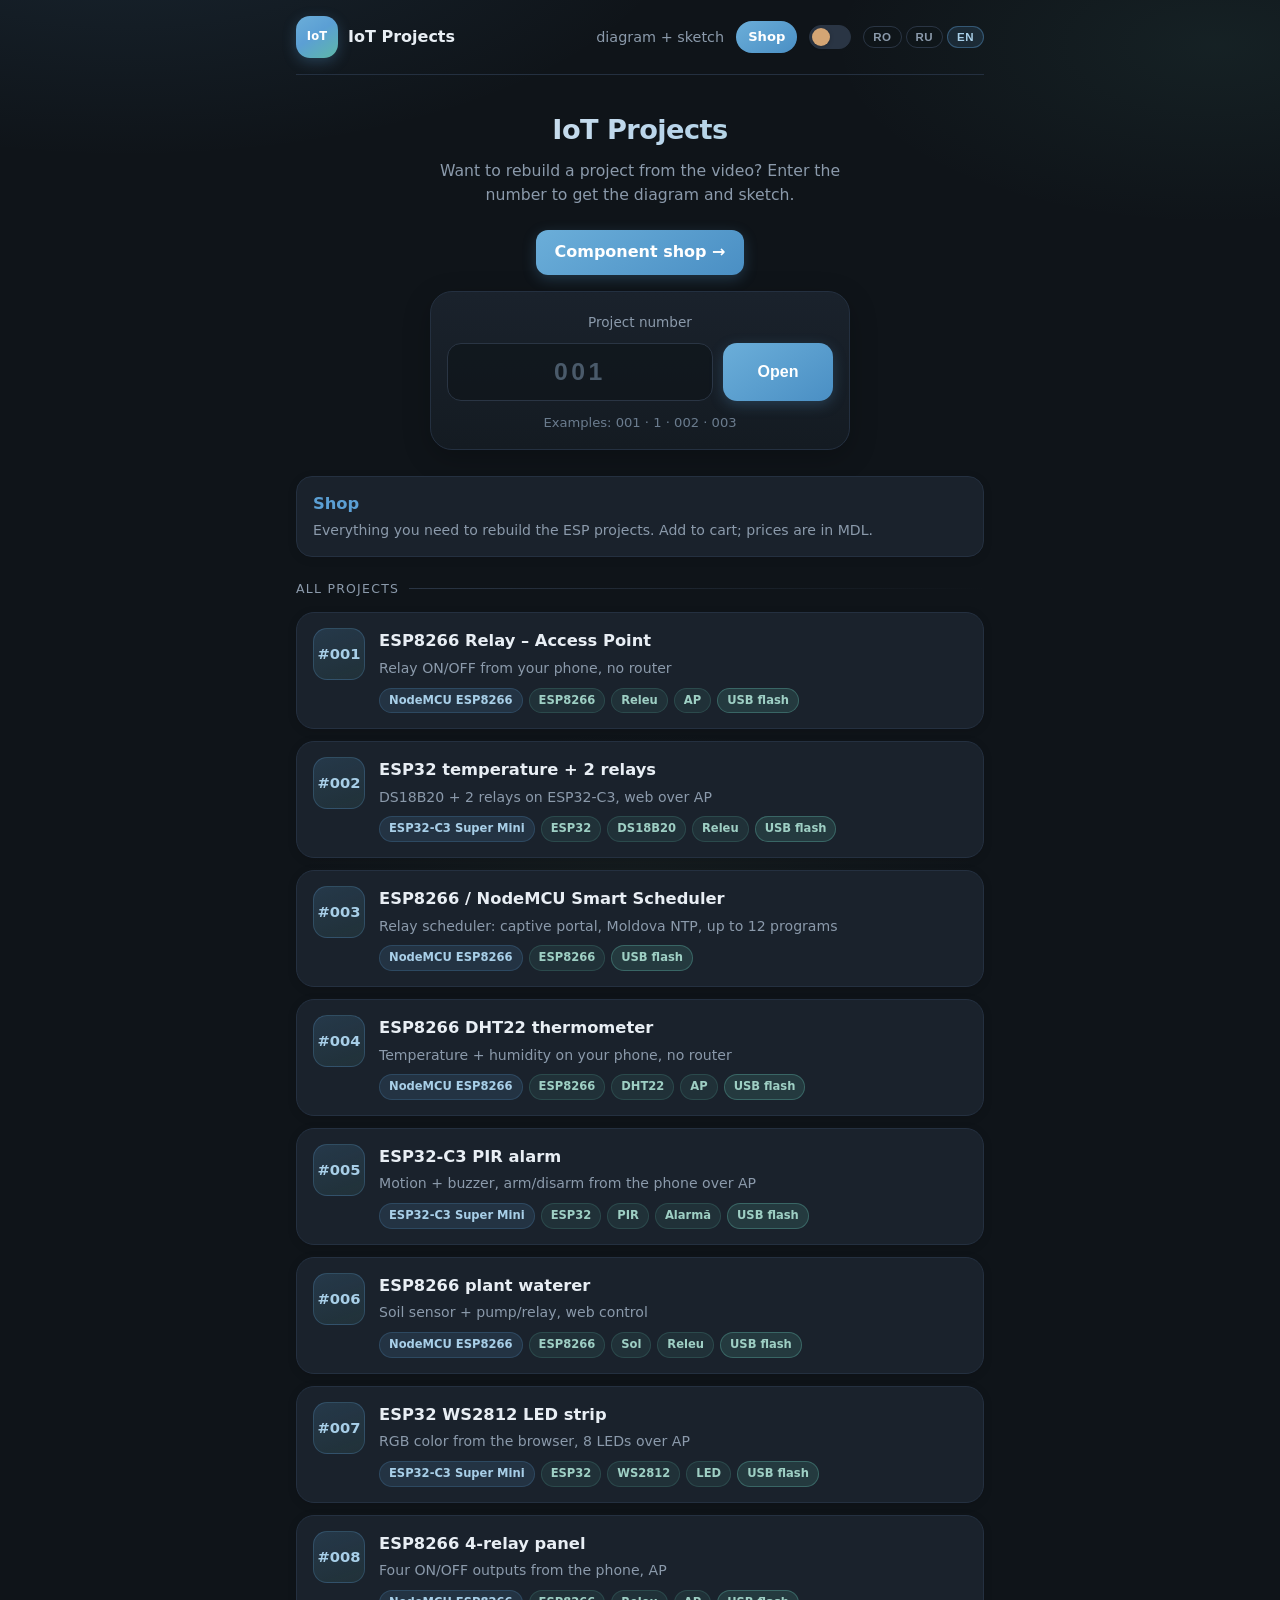
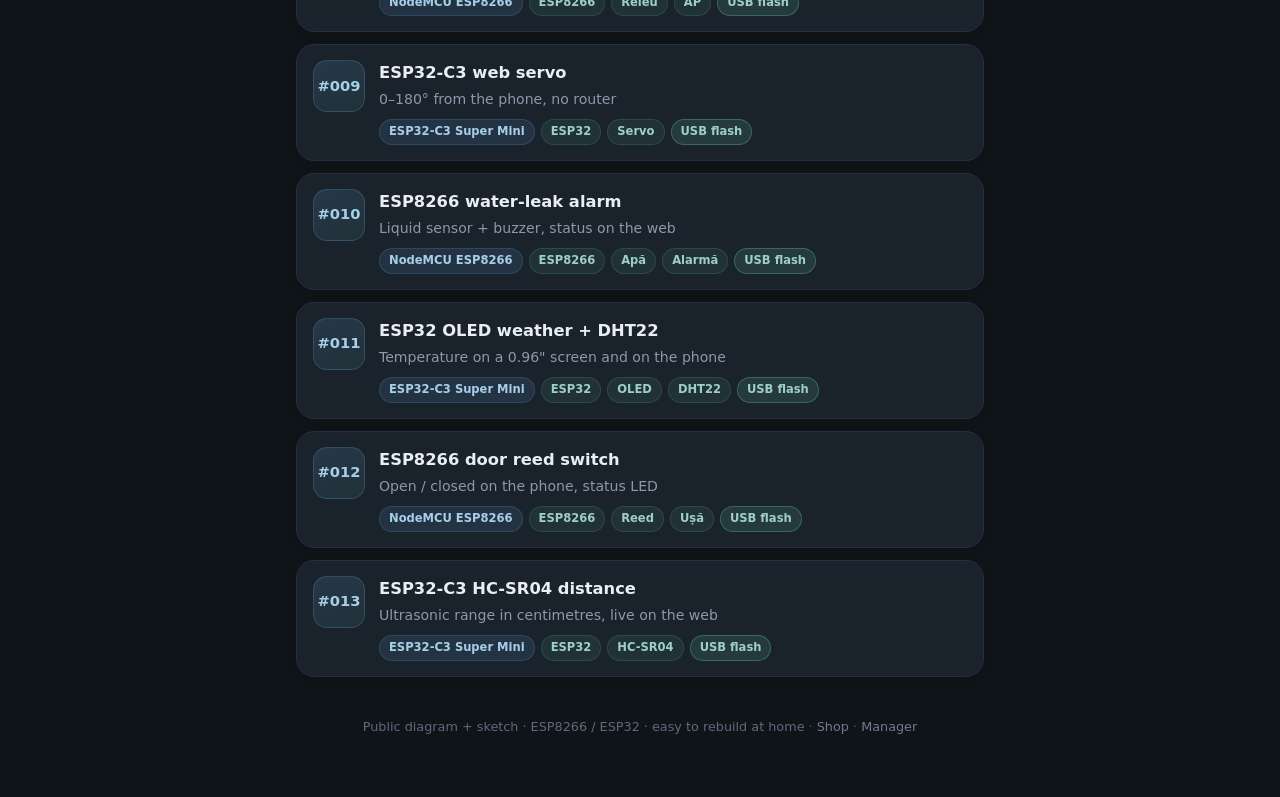
<file: index.html>
<!DOCTYPE html>
<html lang="ro">
<head>
  <meta charset="UTF-8" />
  <meta name="viewport" content="width=device-width, initial-scale=1" />
  <title>Proiecte IoT – schemă + sketch ESP</title>
  <meta name="description" content="Proiecte IoT de reprodus: schemă de cablare și sketch Arduino/ESP gata de upload. Introdu numărul proiectului din video." />
  <meta property="og:title" content="Proiecte IoT – #001 #002 #003…" />
  <meta property="og:description" content="Schemă + sketch ESP ca să reproduci proiectele din video" />
  <link rel="stylesheet" href="/styles.css?v=9" />
  <script>
    try {
      if (localStorage.getItem("iot-theme") === "fun") {
        document.documentElement.classList.add("theme-fun");
      }
    } catch (e) {}

  </script>
</head>
<body>
  <div id="theme-decor" class="theme-decor" aria-hidden="true">
    <img class="deco d1" src="images/theme/esp8266.jpg" alt="" />
    <img class="deco d2" src="images/theme/arduino.jpg" alt="" />
    <img class="deco d3" src="images/theme/dht22.jpg" alt="" />
    <img class="deco d4" src="images/theme/esp32.jpg" alt="" />
    <img class="deco d5" src="images/theme/relay.jpg" alt="" />
    <img class="deco d6" src="images/theme/hcsr04.jpg" alt="" />
  </div>
  <div class="wrap">
    <header id="site-header"></header>

    <!-- HUB -->
    <div id="view-hub" class="view active">
      <section class="hero">
        <h1 data-i18n="hubTitle">Proiecte IoT</h1>
        <p data-i18n="hubLead">Vrei să reproduci un proiect din video? Introdu numărul și primești schema + sketch-ul.</p>
        <a class="shop-cta" href="https://esp-proiecte.md/shop/" data-i18n="shopCta">Magazin componente →</a>
      </section>

      <div class="num-box">
        <label for="project-number" data-i18n="numLabel">Număr proiect</label>
        <div class="num-row">
          <input
            id="project-number"
            type="text"
            inputmode="numeric"
            autocomplete="off"
            placeholder="001"
            maxlength="6"
            data-i18n-aria="numAria"
            aria-label="Număr proiect"
          />
          <button type="button" id="btn-go" data-i18n="open">Deschide</button>
        </div>
        <p class="num-hint" data-i18n="examples">Exemple: 001 · 1 · 002 · 003</p>
        <p class="num-error" id="num-error"></p>
      </div>

      <a class="shop-banner" href="https://esp-proiecte.md/shop/">
        <strong data-i18n="shopLink">Magazin</strong>
        <span data-i18n="shopLead">Tot ce-ți trebuie ca să reproduci proiectele ESP. Adaugi în coș, prețurile sunt în lei (MDL).</span>
      </a>

      <div class="section-title" data-i18n="allProjects">Toate proiectele</div>
      <div class="list" id="project-list"></div>

      <p class="foot">
        <span data-i18n="foot">Schemă + sketch public · ESP8266 / ESP32 · reprodus ușor acasă</span>
        <span class="foot-sep"> · </span>
        <a href="https://esp-proiecte.md/shop/" data-i18n="shopLink">Magazin</a>
        <span class="foot-sep"> · </span>
        <a href="#/admin" data-i18n="adminLink">Manager</a>
      </p>
    </div>

    <!-- PROJECT (filled by JS) -->
    <div id="view-project" class="view"></div>

    <!-- ADMIN: descărcare Manager Python -->
    <div id="view-admin" class="view">
      <section class="hero">
        <h1 data-i18n="adminTitle">Manager Python</h1>
        <p data-i18n="adminLead">Descarcă programul cu care editezi site-ul. Introdu parola.</p>
      </section>
      <div class="num-box admin-box">
        <label for="admin-pass" data-i18n="adminPassLabel">Parolă</label>
        <div class="num-row">
          <input
            id="admin-pass"
            type="password"
            autocomplete="current-password"
            data-i18n-aria="adminPassLabel"
            aria-label="Parolă"
          />
          <button type="button" id="btn-admin-dl" data-i18n="adminDownload">Descarcă</button>
        </div>
        <p class="num-error" id="admin-error"></p>
        <p class="num-hint" id="admin-ok" hidden></p>
      </div>
      <p class="foot"><a href="#/" data-i18n="adminBack">← Înapoi la proiecte</a></p>
    </div>
  </div>

  <script src="projects-data.js"></script>
  <script src="i18n.js?v=6"></script>
  <script src="flash.js"></script>
  <script src="app.js?v=6"></script>
</body>
</html>
</file>
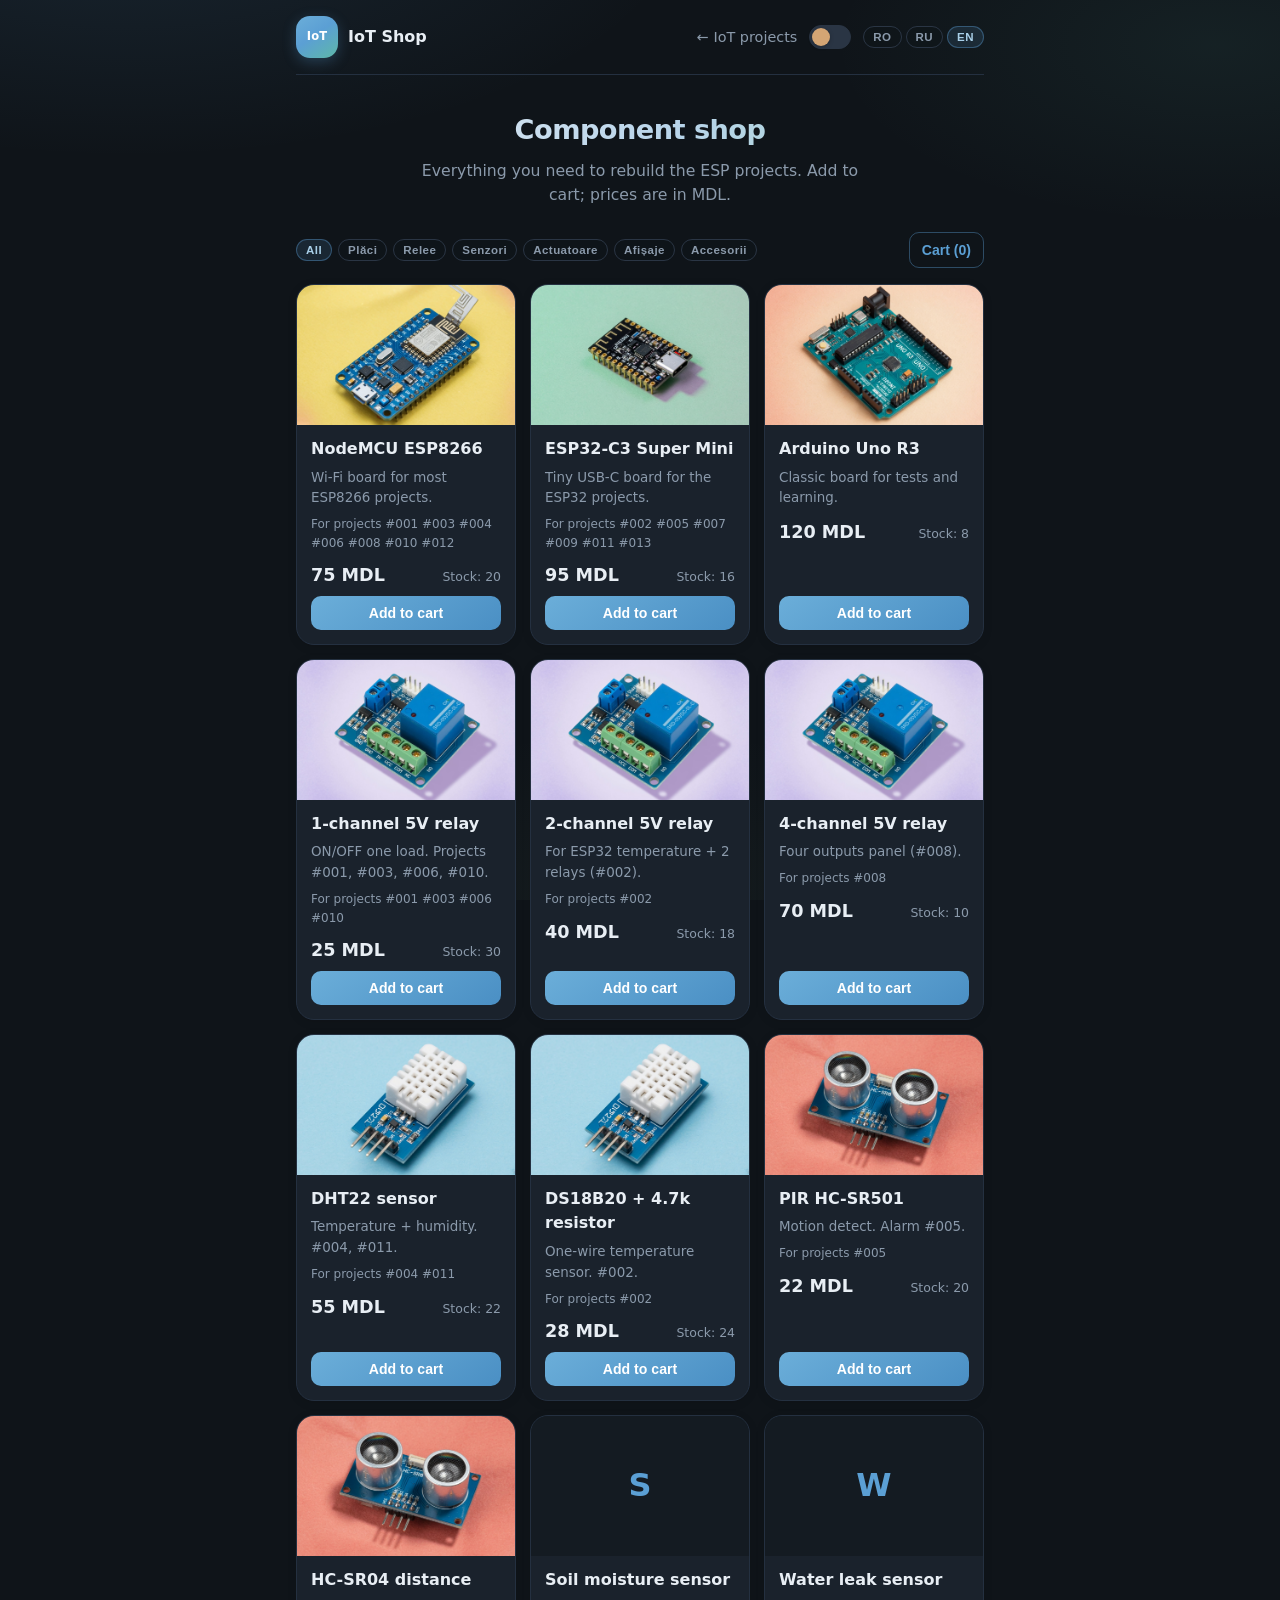
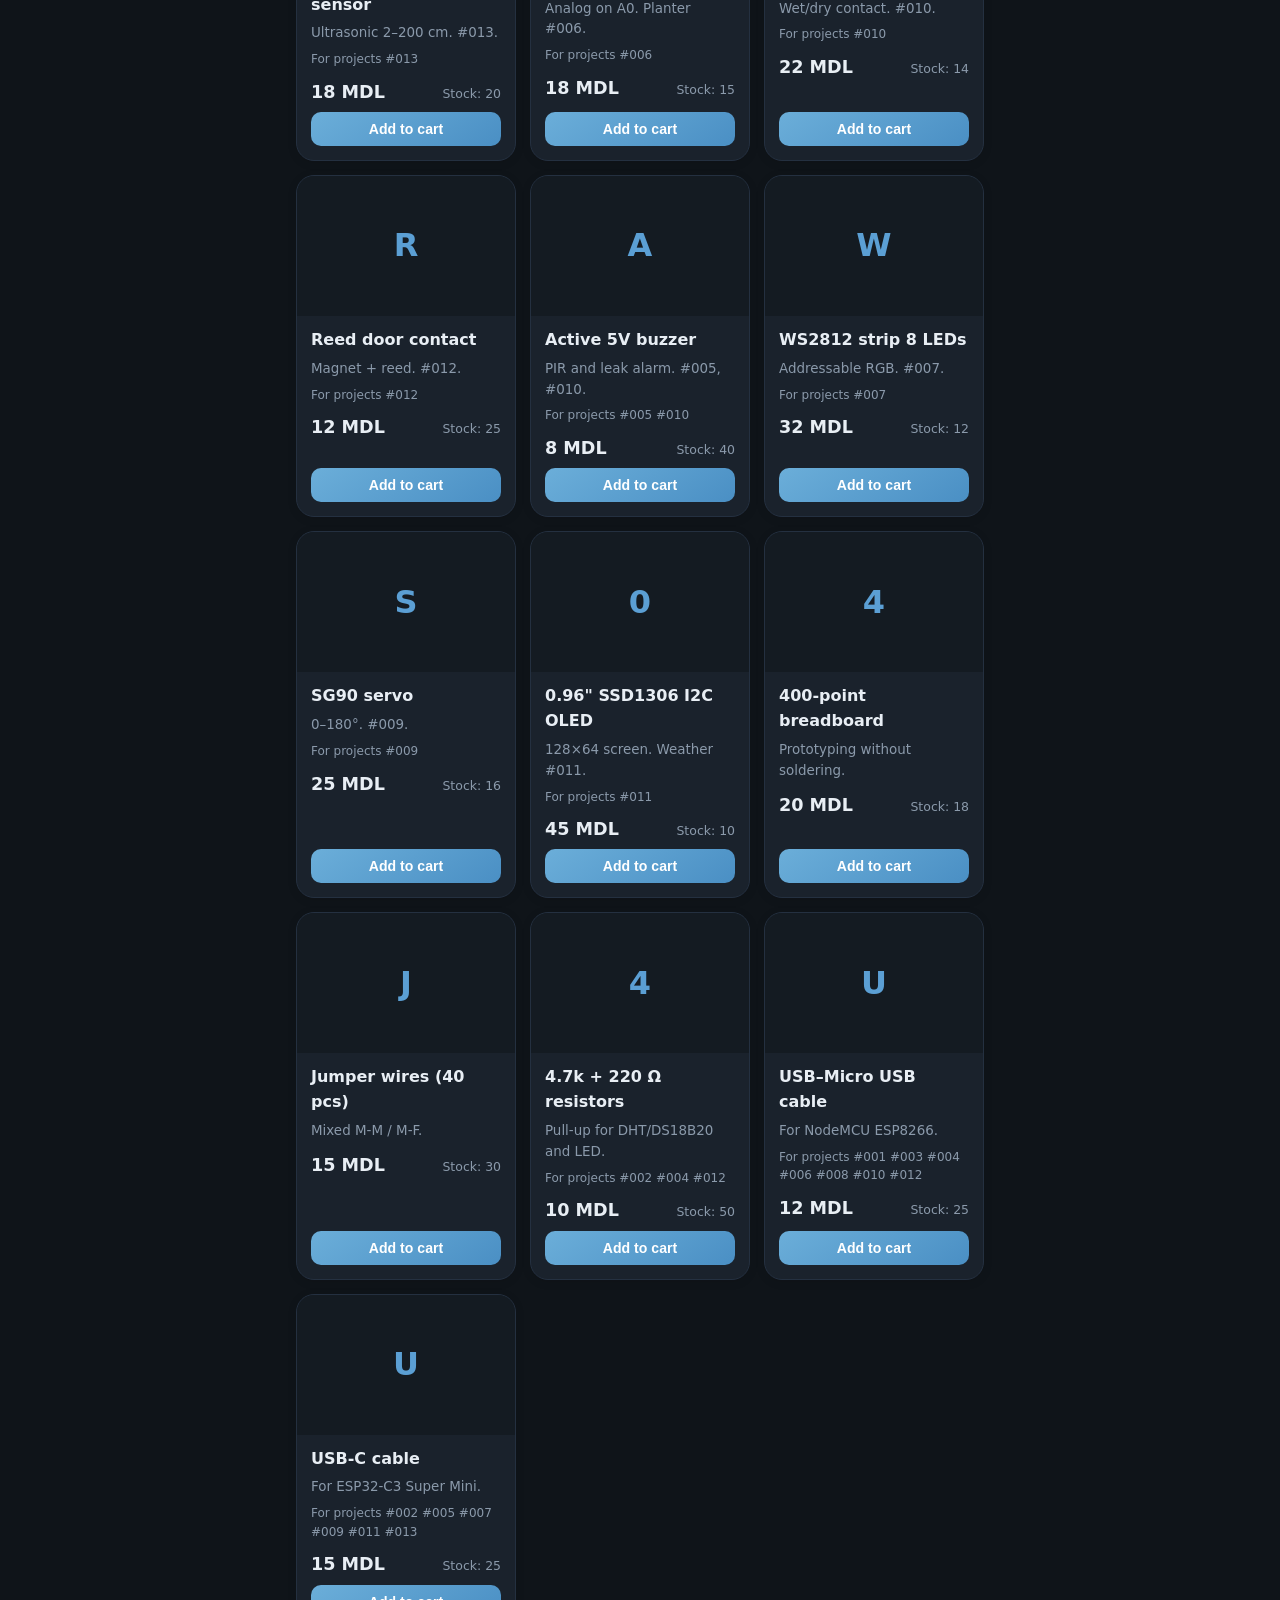
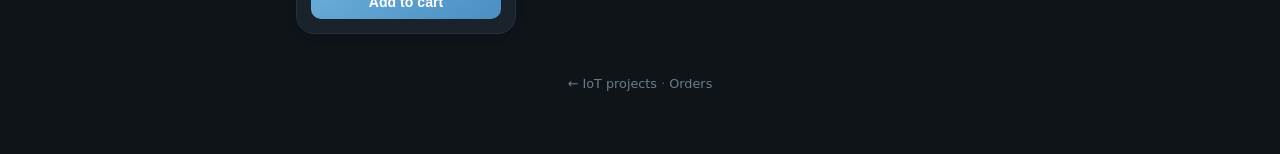
<file: shop/index.html>
<!DOCTYPE html>
<html lang="ro">
<head>
  <meta charset="UTF-8" />
  <meta name="viewport" content="width=device-width, initial-scale=1" />
  <title>Magazin IoT – componente ESP</title>
  <meta name="description" content="Componente pentru proiectele ESP: plăci, senzori, relee. Prețuri în MDL." />
  <link rel="stylesheet" href="/styles.css?v=8" />
  <script>
    try {
      if (localStorage.getItem("iot-theme") === "fun") {
        document.documentElement.classList.add("theme-fun");
      }
    } catch (e) {}
  </script>
</head>
<body data-title-key="shopMetaTitle">
  <div id="theme-decor" class="theme-decor" aria-hidden="true">
    <img class="deco d1" src="/images/theme/esp8266.jpg" alt="" />
    <img class="deco d2" src="/images/theme/arduino.jpg" alt="" />
    <img class="deco d3" src="/images/theme/dht22.jpg" alt="" />
    <img class="deco d4" src="/images/theme/esp32.jpg" alt="" />
    <img class="deco d5" src="/images/theme/relay.jpg" alt="" />
    <img class="deco d6" src="/images/theme/hcsr04.jpg" alt="" />
  </div>
  <div class="wrap">
    <header id="site-header"></header>

    <div id="view-shop" class="view active">
    <section class="hero">
      <h1 data-i18n="shopTitle">Magazin componente</h1>
      <p data-i18n="shopLead">Tot ce-ți trebuie ca să reproduci proiectele ESP. Adaugi în coș, prețurile sunt în lei (MDL).</p>
    </section>

    <div class="shop-toolbar">
      <div class="shop-cats" id="shop-cats"></div>
      <button type="button" class="btn ghost" id="btn-cart" data-i18n="shopCart">Coș (0)</button>
    </div>

    <div class="shop-grid" id="shop-grid"></div>
    <p class="num-error" id="shop-empty"></p>

    <div id="cart-panel" class="panel shop-cart hidden">
      <h2 data-i18n="shopCartTitle">Coșul tău</h2>
      <div id="cart-lines"></div>
      <p class="shop-total" id="cart-total"></p>
      <form id="order-form" class="order-form">
        <label><span data-i18n="shopName">Nume</span>
          <input type="text" id="ord-name" required autocomplete="name" />
        </label>
        <label><span data-i18n="shopPhone">Telefon</span>
          <input type="tel" id="ord-phone" required autocomplete="tel" />
        </label>
        <label><span data-i18n="shopCity">Oraș</span>
          <input type="text" id="ord-city" required autocomplete="address-level2" />
        </label>
        <label class="full"><span data-i18n="shopNote">Notă (opțional)</span>
          <textarea id="ord-note" rows="2"></textarea>
        </label>
        <p class="num-hint" data-i18n="shopPayHint">Plata online reală urmează. Acum comanda se înregistrează și te contactăm.</p>
        <button type="submit" class="btn" data-i18n="shopOrder">Trimite comanda</button>
      </form>
      <p class="num-hint" id="order-ok" hidden></p>
    </div>
    </div>

    <div id="view-orders" class="view">
      <section class="hero">
        <h1 data-i18n="ordersTitle">Comenzi</h1>
        <p data-i18n="ordersLead">Comenzile date pe acest telefon/PC. Parolă: aceeași ca la Manager.</p>
      </section>
      <div class="num-box admin-box" id="orders-gate">
        <label for="orders-pass" data-i18n="adminPassLabel">Parolă</label>
        <div class="num-row">
          <input id="orders-pass" type="password" autocomplete="current-password" />
          <button type="button" id="btn-orders-ok" data-i18n="open">Deschide</button>
        </div>
        <p class="num-error" id="orders-error"></p>
      </div>
      <div id="orders-list" class="hidden"></div>
    </div>

    <p class="foot">
      <a href="/" data-i18n="shopBack">← Proiecte IoT</a>
      <span class="foot-sep"> · </span>
      <a href="#/comenzi" data-i18n="ordersLink">Comenzi</a>
    </p>
  </div>

  <script src="/shop-data.js"></script>
  <script src="/i18n.js?v=5"></script>
  <script src="/shop/shop.js?v=4"></script>
</body>
</html>
</file>
<file: styles.css>
:root {
  /* Paletă calmă, placută — slate + teal + sage */
  --bg: #0f1419;
  --bg-soft: #141b22;
  --card: #1a222c;
  --card-hover: #1f2936;
  --border: #2a3544;
  --border-soft: #243040;
  --text: #e8eef4;
  --muted: #8b9aab;
  --accent: #5b9fd4;
  --accent-soft: rgba(91, 159, 212, 0.14);
  --accent-strong: #4a8fc4;
  --teal: #5eb8a8;
  --sage: #8fbc8f;
  --amber: #d4a574;
  --pink: #d4849a;
  --green: #6bbf8a;
  --radius: 18px;
  --shadow: 0 8px 28px rgba(0, 0, 0, 0.22);
  font-family: "Segoe UI", system-ui, -apple-system, sans-serif;
}

* { box-sizing: border-box; }
html, body {
  margin: 0;
  padding: 0;
  max-width: 100%;
  overflow-x: hidden;
}

body {
  background: var(--bg);
  color: var(--text);
  line-height: 1.55;
  min-height: 100vh;
  /* fundal lin — două nuanțe foarte blânde */
  background-image:
    radial-gradient(ellipse 80% 50% at 10% -10%, rgba(91, 159, 212, 0.12), transparent 55%),
    radial-gradient(ellipse 60% 40% at 95% 5%, rgba(94, 184, 168, 0.08), transparent 50%),
    radial-gradient(ellipse 50% 35% at 50% 100%, rgba(143, 188, 143, 0.05), transparent 55%);
  background-attachment: fixed;
}

a { color: var(--accent); text-decoration: none; }
a:hover { text-decoration: underline; }

.wrap {
  max-width: 720px;
  width: 100%;
  margin: 0 auto;
  padding: 0 16px 48px;
  position: relative;
}

/* Header */
.top {
  display: flex;
  align-items: center;
  justify-content: space-between;
  gap: 12px;
  padding: 16px 0;
  border-bottom: 1px solid var(--border-soft);
  margin-bottom: 22px;
}
.brand {
  display: flex;
  align-items: center;
  gap: 10px;
  color: inherit;
  font-weight: 700;
  text-decoration: none;
}
.brand:hover { text-decoration: none; }
.logo {
  width: 42px;
  height: 42px;
  border-radius: 14px;
  display: grid;
  place-items: center;
  font-size: 0.72rem;
  font-weight: 800;
  letter-spacing: 0.02em;
  background: linear-gradient(145deg, #6baed9 0%, #5b9fd4 45%, #5eb8a8 100%);
  color: #fff;
  box-shadow: 0 4px 14px rgba(91, 159, 212, 0.28);
}
.back-link { color: var(--muted); font-size: 0.9rem; }
.shop-nav {
  font-size: 0.82rem;
  font-weight: 800;
  color: #fff;
  text-decoration: none;
  background: linear-gradient(145deg, #6baed9, var(--accent-strong));
  border-radius: 999px;
  padding: 6px 12px;
}
.shop-nav:hover { text-decoration: none; filter: brightness(1.06); }
.shop-cta {
  display: inline-block;
  margin: 4px 0 10px;
  padding: 10px 18px;
  border-radius: 12px;
  font-weight: 800;
  color: #fff !important;
  text-decoration: none !important;
  background: linear-gradient(145deg, #6baed9, var(--accent-strong));
  box-shadow: 0 4px 14px rgba(91, 159, 212, 0.25);
}
.shop-cta:hover { filter: brightness(1.06); }
html.theme-fun .shop-nav,
html.theme-fun .shop-cta {
  background: linear-gradient(145deg, #c2410c, #9a3412);
  color: #fff !important;
}
.shop-banner {
  display: flex;
  flex-direction: column;
  gap: 4px;
  margin: 0 0 22px;
  padding: 14px 16px;
  border-radius: 16px;
  border: 1px solid var(--border-soft);
  background: var(--card);
  color: inherit;
  text-decoration: none;
  box-shadow: 0 2px 10px rgba(0, 0, 0, 0.1);
}
.shop-banner:hover { text-decoration: none; border-color: var(--accent); }
.shop-banner strong { color: var(--accent); font-size: 1.02rem; }
.shop-banner span { color: var(--muted); font-size: 0.88rem; }
.top-right {
  display: flex;
  align-items: center;
  gap: 12px;
  flex-wrap: wrap;
  justify-content: flex-end;
}
.lang-switch {
  display: flex;
  gap: 4px;
}
.lang-btn {
  border: 1px solid var(--border);
  background: rgba(15, 20, 25, 0.45);
  color: var(--muted);
  border-radius: 999px;
  padding: 4px 9px;
  font-size: 0.72rem;
  font-weight: 750;
  letter-spacing: 0.04em;
  cursor: pointer;
}
.lang-btn:hover { color: var(--text); border-color: rgba(91, 159, 212, 0.4); }
.lang-btn.is-on {
  color: #a8cfe8;
  background: var(--accent-soft);
  border-color: rgba(91, 159, 212, 0.4);
}

/* Întrerupător temă */
.theme-switch {
  border: 0;
  background: transparent;
  padding: 0;
  cursor: pointer;
  flex-shrink: 0;
}
.theme-switch-track {
  display: block;
  width: 42px;
  height: 24px;
  border-radius: 999px;
  background: #2a3544;
  border: 1px solid var(--border);
  position: relative;
  transition: background 0.2s, border-color 0.2s;
}
.theme-switch-knob {
  position: absolute;
  top: 2px;
  left: 2px;
  width: 18px;
  height: 18px;
  border-radius: 50%;
  background: #d4a574;
  box-shadow: 0 1px 4px rgba(0, 0, 0, 0.25);
  transition: transform 0.2s, background 0.2s;
}
.theme-switch[aria-pressed="true"] .theme-switch-track {
  background: #f2b84b;
  border-color: #e09a2b;
}
.theme-switch[aria-pressed="true"] .theme-switch-knob {
  transform: translateX(18px);
  background: #fff8e7;
}

/* Foto decorative — doar tema veselă */
.theme-decor {
  display: none;
  pointer-events: none;
}
html.theme-fun .theme-decor { display: block; }
.theme-decor .deco {
  position: fixed;
  width: 118px;
  height: 118px;
  object-fit: cover;
  border-radius: 22px;
  box-shadow: 0 10px 24px rgba(80, 40, 10, 0.18);
  border: 3px solid rgba(255, 255, 255, 0.85);
  z-index: 0;
  opacity: 0.92;
}
.deco.d1 { top: 86px; left: 18px; transform: rotate(-11deg); }
.deco.d2 { top: 38%; left: 10px; transform: rotate(8deg); }
.deco.d3 { bottom: 48px; left: 28px; transform: rotate(-6deg); }
.deco.d4 { top: 92px; right: 16px; transform: rotate(10deg); }
.deco.d5 { top: 42%; right: 12px; transform: rotate(-9deg); }
.deco.d6 { bottom: 40px; right: 22px; transform: rotate(7deg); }
.wrap { z-index: 1; }

/* ── Hub hero ── */
.hero {
  text-align: center;
  padding: 12px 0 6px;
  position: relative;
}
.hero h1 {
  margin: 0 0 8px;
  font-size: 1.7rem;
  font-weight: 750;
  letter-spacing: -0.02em;
  background: linear-gradient(120deg, #e8eef4 0%, #b8d4ea 55%, #a8d8ce 100%);
  -webkit-background-clip: text;
  background-clip: text;
  color: transparent;
}
@supports not (background-clip: text) {
  .hero h1 { color: var(--text); background: none; }
}
.hero p {
  margin: 0 auto 18px;
  color: var(--muted);
  font-size: 0.98rem;
  max-width: 28em;
  line-height: 1.55;
}

/* Number box */
.num-box {
  background: linear-gradient(180deg, var(--card) 0%, var(--bg-soft) 100%);
  border: 1px solid var(--border-soft);
  border-radius: 22px;
  padding: 20px 16px 16px;
  margin: 0 auto 26px;
  max-width: 420px;
  width: 100%;
  box-shadow: var(--shadow);
}
.num-box label {
  display: block;
  font-size: 0.85rem;
  color: var(--muted);
  margin-bottom: 10px;
  text-align: center;
}
.num-row {
  display: flex;
  gap: 10px;
  align-items: stretch;
}
.num-row input {
  flex: 1;
  min-width: 0;
  font-size: 1.55rem;
  font-weight: 700;
  letter-spacing: 0.14em;
  text-align: center;
  padding: 14px 12px;
  border-radius: 14px;
  border: 1px solid var(--border);
  background: rgba(15, 20, 25, 0.65);
  color: var(--text);
  outline: none;
  transition: border-color 0.15s, box-shadow 0.15s;
}
.num-row input:focus {
  border-color: var(--accent);
  box-shadow: 0 0 0 3px var(--accent-soft);
}
.num-row input::placeholder { color: #4a5a6a; letter-spacing: 0.14em; }
.num-row button {
  min-width: 110px;
  border: 0;
  border-radius: 14px;
  background: linear-gradient(145deg, #6baed9, var(--accent-strong));
  color: #fff;
  font-weight: 700;
  font-size: 1rem;
  cursor: pointer;
  padding: 0 16px;
  box-shadow: 0 4px 14px rgba(91, 159, 212, 0.25);
  transition: filter 0.15s, transform 0.12s;
}
.num-row button:hover { filter: brightness(1.06); }
.num-row button:active { transform: scale(0.98); }
.num-hint {
  margin: 12px 0 0;
  text-align: center;
  font-size: 0.82rem;
  color: #6b7c8e;
}
.num-error {
  margin: 10px 0 0;
  text-align: center;
  color: var(--pink);
  font-size: 0.9rem;
  display: none;
}
.num-error.show { display: block; }

/* Project cards */
.section-title {
  display: flex;
  align-items: center;
  gap: 10px;
  font-size: 0.78rem;
  text-transform: uppercase;
  letter-spacing: 0.1em;
  color: var(--muted);
  margin: 4px 0 14px;
}
.section-title::after {
  content: "";
  flex: 1;
  height: 1px;
  background: linear-gradient(90deg, var(--border), transparent);
}

.list { display: flex; flex-direction: column; gap: 12px; }

.card {
  display: flex;
  gap: 14px;
  align-items: flex-start;
  padding: 15px 16px;
  background: var(--card);
  border: 1px solid var(--border-soft);
  border-radius: var(--radius);
  color: inherit;
  text-decoration: none;
  transition: border-color 0.18s, transform 0.18s, background 0.18s, box-shadow 0.18s;
  box-shadow: 0 2px 10px rgba(0, 0, 0, 0.12);
}
.card:hover {
  border-color: rgba(91, 159, 212, 0.35);
  background: var(--card-hover);
  transform: translateY(-2px);
  box-shadow: 0 8px 22px rgba(0, 0, 0, 0.18);
  text-decoration: none;
}
.badge-num {
  flex-shrink: 0;
  min-width: 52px;
  height: 52px;
  border-radius: 14px;
  display: grid;
  place-items: center;
  font-weight: 800;
  font-size: 0.92rem;
  background: linear-gradient(160deg, rgba(91, 159, 212, 0.18), rgba(94, 184, 168, 0.1));
  color: #a8cfe8;
  border: 1px solid rgba(91, 159, 212, 0.25);
}
.card-body { flex: 1; min-width: 0; }
.card h2 {
  margin: 0 0 4px;
  font-size: 1.02rem;
  font-weight: 650;
  color: var(--text);
}
.card p { margin: 0; color: var(--muted); font-size: 0.88rem; }
.card .meta {
  margin-top: 8px;
  display: flex;
  flex-wrap: wrap;
  gap: 6px;
  align-items: center;
}
.tag-pill {
  display: inline-block;
  font-size: 0.72rem;
  font-weight: 600;
  padding: 3px 9px;
  border-radius: 999px;
  background: rgba(94, 184, 168, 0.1);
  color: #9ecfc4;
  border: 1px solid rgba(94, 184, 168, 0.18);
}
.tag-pill.board {
  background: var(--accent-soft);
  color: #a8cfe8;
  border-color: rgba(91, 159, 212, 0.2);
}

/* Project page */
.proj-head { margin-bottom: 16px; }
.proj-num {
  display: inline-block;
  font-size: 0.8rem;
  font-weight: 800;
  letter-spacing: 0.06em;
  color: #a8cfe8;
  background: var(--accent-soft);
  border: 1px solid rgba(91, 159, 212, 0.25);
  padding: 5px 12px;
  border-radius: 999px;
  margin-bottom: 10px;
}
.proj-head h1 { margin: 0 0 6px; font-size: 1.45rem; }
.proj-head .sub { margin: 0; color: var(--muted); }

.panel {
  background: var(--card);
  border: 1px solid var(--border-soft);
  border-radius: var(--radius);
  padding: 14px 16px;
  margin-bottom: 12px;
  box-shadow: 0 2px 10px rgba(0, 0, 0, 0.1);
}
.panel h2 {
  margin: 0 0 10px;
  font-size: 1.02rem;
  color: #d0dbe6;
}
.schema-img-wrap {
  margin: 0 0 12px;
  border-radius: 12px;
  overflow: hidden;
  border: 1px solid var(--border);
  background: #0f1419;
}
.schema-img {
  display: block;
  width: 100%;
  max-height: 420px;
  object-fit: contain;
  background: #0f1419;
}
.panel h3 {
  margin: 14px 0 8px;
  font-size: 0.92rem;
  color: #c5d0db;
}

table {
  width: 100%;
  border-collapse: collapse;
  font-size: 0.88rem;
}
th, td {
  border: 1px solid var(--border);
  padding: 8px 10px;
  text-align: left;
}
th { background: rgba(15, 20, 25, 0.55); color: #c5d0db; }
code, td code { color: #8ec8e8; font-size: 0.86rem; }

.steps { list-style: none; padding: 0; margin: 0; counter-reset: s; }
.steps li {
  counter-increment: s;
  position: relative;
  padding: 10px 10px 10px 44px;
  margin: 6px 0;
  background: rgba(15, 20, 25, 0.45);
  border: 1px solid var(--border-soft);
  border-radius: 12px;
  color: var(--muted);
  font-size: 0.9rem;
}
.steps li::before {
  content: counter(s);
  position: absolute;
  left: 10px;
  top: 50%;
  transform: translateY(-50%);
  width: 24px;
  height: 24px;
  border-radius: 50%;
  background: linear-gradient(145deg, #6baed9, var(--accent-strong));
  color: #fff;
  font-size: 12px;
  font-weight: 700;
  display: grid;
  place-items: center;
}

.note {
  margin-top: 10px;
  padding: 8px 12px;
  border-left: 3px solid var(--accent);
  background: var(--accent-soft);
  border-radius: 0 10px 10px 0;
  color: var(--muted);
  font-size: 0.88rem;
}
.warn {
  border-left-color: var(--pink);
  background: rgba(212, 132, 154, 0.1);
}

.code-head {
  display: flex;
  justify-content: space-between;
  align-items: center;
  gap: 8px;
  flex-wrap: wrap;
  margin-bottom: 8px;
}
.btn {
  border: 0;
  border-radius: 10px;
  padding: 9px 12px;
  font-weight: 700;
  cursor: pointer;
  background: linear-gradient(145deg, #6baed9, var(--accent-strong));
  color: #fff;
  font-size: 0.88rem;
}
.btn:hover { filter: brightness(1.06); }
.btn.ghost {
  background: transparent;
  border: 1px solid rgba(91, 159, 212, 0.4);
  color: var(--accent);
}
pre {
  margin: 0;
  background: #0a0e12;
  border: 1px solid var(--border);
  border-radius: 12px;
  padding: 12px;
  overflow-x: auto;
  font-size: 0.75rem;
  line-height: 1.45;
  color: #c5d0db;
  max-height: 420px;
}
.tabs { display: flex; gap: 8px; flex-wrap: wrap; margin-bottom: 10px; }
.tab {
  border: 1px solid var(--border);
  background: rgba(15, 20, 25, 0.5);
  color: var(--muted);
  border-radius: 999px;
  padding: 7px 12px;
  font-weight: 600;
  font-size: 0.84rem;
  cursor: pointer;
}
.tab.active {
  border-color: var(--accent);
  color: #a8cfe8;
  background: var(--accent-soft);
}
.hidden { display: none !important; }
.view { display: none; }
.view.active { display: block; }

.foot {
  margin-top: 32px;
  text-align: center;
  color: #5a6b7c;
  font-size: 0.8rem;
  padding-top: 8px;
}
.foot a { color: #6b7c8e; }
.foot a:hover { color: var(--accent); }
.foot-sep { opacity: 0.7; }

.admin-box .num-row input {
  letter-spacing: 0.08em;
  font-size: 1.15rem;
  font-weight: 600;
  text-align: left;
  padding-left: 16px;
}

/* Flash pe ESP — panou vizibil sus pe pagina proiectului */
.flash-panel {
  border: 1px solid rgba(94, 184, 168, 0.35) !important;
  background: linear-gradient(
    160deg,
    rgba(94, 184, 168, 0.12) 0%,
    var(--card) 55%
  ) !important;
  margin-bottom: 16px;
}
.flash-panel h2 {
  color: #b8e6dc !important;
  font-size: 1.1rem !important;
}
.flash-panel .flash-note {
  margin: 0 0 12px;
  color: var(--muted);
  font-size: 0.9rem;
  line-height: 1.5;
}
.flash-panel.flash-missing {
  border-style: dashed !important;
  border-color: var(--border) !important;
  background: var(--card) !important;
  opacity: 0.95;
}
.flash-meta {
  display: flex;
  flex-wrap: wrap;
  gap: 8px;
  margin-bottom: 14px;
}
.flash-actions {
  display: flex;
  flex-wrap: wrap;
  gap: 14px;
  align-items: stretch;
  margin-top: 4px;
}
.flash-action-main {
  flex: 1 1 220px;
  min-width: 200px;
}
.driver-box {
  flex: 1 1 240px;
  min-width: 220px;
  padding: 12px 14px;
  border-radius: 14px;
  border: 1px solid rgba(91, 159, 212, 0.28);
  background: rgba(15, 20, 25, 0.4);
}
.driver-kicker {
  font-size: 0.72rem;
  text-transform: uppercase;
  letter-spacing: 0.06em;
  color: #8b9aab;
  margin-bottom: 4px;
}
.driver-title {
  font-weight: 750;
  font-size: 1rem;
  color: #d0e8f6;
}
.driver-board {
  margin: 4px 0 0;
  font-size: 0.82rem;
  color: #9ecfc4;
}
.driver-hint {
  margin: 8px 0 10px;
  font-size: 0.82rem;
  color: var(--muted);
  line-height: 1.45;
}
a.driver-btn {
  display: inline-block;
  margin: 0 0 8px;
  text-decoration: none;
}
a.driver-btn:hover {
  text-decoration: none;
}
.driver-ok {
  margin: 0 0 8px;
  font-size: 0.86rem;
  color: #9ecfc4;
}
.driver-alts {
  margin: 8px 0 0;
  font-size: 0.78rem;
  color: #6b7c8e;
  line-height: 1.45;
}
.driver-alts a {
  color: var(--accent);
}

.flash-install-host {
  margin: 10px 0 6px;
  min-height: 48px;
}
.flash-btn,
esp-web-install-button {
  display: inline-block;
}
button.flash-btn,
.flash-btn {
  min-width: 200px;
  padding: 14px 22px !important;
  font-size: 1.05rem !important;
  font-weight: 800 !important;
  border: 0 !important;
  border-radius: 14px !important;
  color: #042f2e !important;
  background: linear-gradient(145deg, #7dd3c4, #5eb8a8) !important;
  box-shadow: 0 6px 18px rgba(94, 184, 168, 0.35) !important;
  cursor: pointer;
}
button.flash-btn:hover,
.flash-btn:hover {
  filter: brightness(1.06);
}
button.flash-btn:disabled {
  opacity: 0.65;
  cursor: wait;
}
.flash-hint {
  margin: 10px 0 0;
  font-size: 0.84rem;
  color: #6b7c8e;
}
.flash-dl {
  margin: 10px 0 0;
  font-size: 0.82rem;
  color: #6b7c8e;
}
.flash-dl a {
  color: var(--teal);
}
.tag-pill.flash-badge {
  background: rgba(94, 184, 168, 0.16);
  color: #9ecfc4;
  border-color: rgba(94, 184, 168, 0.35);
}
/* esp-web-tools custom element */
esp-web-install-button {
  display: inline-block;
}
esp-web-install-button button[slot="activate"] {
  cursor: pointer;
}

/* Temă veselă — paletă caldă + foto în jur */
html.theme-fun {
  --bg: #fff4e4;
  --bg-soft: #ffe7c8;
  --card: #fffaf2;
  --card-hover: #fff1dc;
  --border: #d9a56a;
  --border-soft: #e8bc86;
  --text: #1a120c;
  --muted: #3d2a20;
  --accent: #9a3412;
  --accent-soft: rgba(154, 52, 18, 0.12);
  --accent-strong: #7c2d12;
  --teal: #0f766e;
  --sage: #3f6212;
  --amber: #b45309;
  --pink: #9d174d;
  --green: #166534;
  --shadow: 0 8px 24px rgba(80, 40, 10, 0.14);
}
html.theme-fun body {
  background-image:
    radial-gradient(ellipse 70% 45% at 8% 0%, rgba(255, 186, 80, 0.28), transparent 55%),
    radial-gradient(ellipse 55% 40% at 96% 8%, rgba(255, 140, 160, 0.16), transparent 50%),
    radial-gradient(ellipse 50% 35% at 50% 100%, rgba(120, 210, 180, 0.16), transparent 55%);
  background-attachment: scroll;
  color: var(--text);
}
html.theme-fun .hero h1 {
  background: none;
  -webkit-background-clip: unset;
  background-clip: unset;
  color: #1a120c;
}
html.theme-fun .hero p,
html.theme-fun .num-box label,
html.theme-fun .num-hint,
html.theme-fun .back-link,
html.theme-fun .card p,
html.theme-fun .proj-head .sub,
html.theme-fun .note {
  color: #3d2a20;
}
html.theme-fun .logo {
  background: linear-gradient(145deg, #c2410c 0%, #9a3412 55%, #9d174d 100%);
  color: #fff;
  box-shadow: 0 4px 14px rgba(154, 52, 18, 0.35);
}
html.theme-fun .lang-btn {
  background: #fffaf2;
  color: #3d2a20;
  border-color: #d9a56a;
}
html.theme-fun .lang-btn.is-on {
  color: #7c2d12;
  background: #ffedd5;
  border-color: #9a3412;
  font-weight: 800;
}
html.theme-fun .num-row input {
  color: #1a120c;
  background: #fff;
  border-color: #c9843e;
}
html.theme-fun .num-row input::placeholder { color: #6b5344; }
html.theme-fun .num-row button {
  background: linear-gradient(145deg, #c2410c, #9a3412);
  color: #fff;
  box-shadow: 0 4px 14px rgba(154, 52, 18, 0.28);
}
html.theme-fun .badge-num {
  background: #ffedd5;
  color: #7c2d12;
  border-color: #c2410c;
  font-weight: 800;
}
html.theme-fun .card h2 { color: #1a120c; }
html.theme-fun .tag-pill {
  background: #ccfbf1;
  color: #115e59;
  border-color: #0f766e;
}
html.theme-fun .tag-pill.board {
  background: #ffedd5;
  color: #7c2d12;
  border-color: #c2410c;
}
html.theme-fun .tag-pill.flash-badge {
  background: #d1fae5;
  color: #14532d;
  border-color: #166534;
}
html.theme-fun .card:hover {
  border-color: #9a3412;
}
html.theme-fun .proj-num {
  color: #7c2d12;
  background: #ffedd5;
  border-color: #c2410c;
}
html.theme-fun .proj-head h1,
html.theme-fun .panel h2,
html.theme-fun .panel h3 {
  color: #1a120c;
}
html.theme-fun th {
  background: #ffedd5;
  color: #1a120c;
}
html.theme-fun td { color: #1a120c; }
html.theme-fun code,
html.theme-fun td code {
  color: #9a3412;
}
html.theme-fun .steps li {
  background: #fff7ed;
  color: #1a120c;
  border-color: #e8bc86;
}
html.theme-fun .foot,
html.theme-fun .foot a {
  color: #3d2a20;
}
html.theme-fun .foot a:hover { color: #9a3412; }
html.theme-fun .section-title { color: #3d2a20; }
html.theme-fun .flash-panel h2 { color: #115e59 !important; }
html.theme-fun .flash-note,
html.theme-fun .flash-hint,
html.theme-fun .flash-dl { color: #3d2a20; }
html.theme-fun .tab {
  background: #fffaf2;
  color: #3d2a20;
}
html.theme-fun .tab.active {
  color: #7c2d12;
  background: #ffedd5;
}

@media (max-width: 960px) {
  .theme-decor .deco {
    width: 76px;
    height: 76px;
    opacity: 0.6;
  }
  .deco.d2, .deco.d5 { display: none; }
}

/* Telefon: căsuță îngustă, centrată; număr și Deschide pe coloană */
@media (max-width: 560px) {
  body { background-attachment: scroll; }
  .wrap { padding-left: 16px; padding-right: 16px; }
  .top {
    flex-wrap: wrap;
    gap: 8px;
  }
  .back-link { font-size: 0.8rem; }
  .hero h1 { font-size: 1.4rem; }
  .hero p { font-size: 0.9rem; margin-bottom: 14px; }
  .num-box {
    max-width: 280px;
    padding: 14px 12px 12px;
    border-radius: 16px;
  }
  .num-row {
    flex-direction: column;
    gap: 8px;
  }
  .num-row input {
    width: 100%;
    font-size: 1.2rem;
    letter-spacing: 0.08em;
    padding: 12px 10px;
  }
  .num-row button {
    width: 100%;
    min-width: 0;
    min-height: 44px;
    padding: 10px 14px;
    font-size: 0.95rem;
  }
  .num-hint {
    font-size: 0.75rem;
    line-height: 1.45;
    padding: 0;
  }
  .admin-box {
    max-width: 280px;
  }
  .admin-box .num-row input {
    text-align: left;
    letter-spacing: 0.04em;
    font-size: 1rem;
  }
  .theme-decor .deco {
    width: 64px;
    height: 64px;
    border-width: 2px;
    border-radius: 14px;
    opacity: 0.55;
  }
  .deco.d1 { top: 72px; left: -10px; }
  .deco.d2 { display: none; }
  .deco.d3 { bottom: 16px; left: -8px; }
  .deco.d4 { top: 72px; right: -10px; }
  .deco.d5 { display: none; }
  .deco.d6 { bottom: 16px; right: -8px; }
}

/* Magazin */
.shop-toolbar {
  display: flex;
  align-items: center;
  justify-content: space-between;
  gap: 10px;
  flex-wrap: wrap;
  margin: 0 0 16px;
}
.shop-cats { display: flex; flex-wrap: wrap; gap: 6px; }
.shop-cat-btn {
  border: 1px solid var(--border);
  background: rgba(15, 20, 25, 0.45);
  color: var(--muted);
  border-radius: 999px;
  padding: 4px 9px;
  font-size: 0.72rem;
  font-weight: 750;
  letter-spacing: 0.04em;
  cursor: pointer;
}
.shop-cat-btn:hover { color: var(--text); }
.shop-cat-btn.is-on {
  color: #a8cfe8;
  background: var(--accent-soft);
  border-color: rgba(91, 159, 212, 0.4);
}
html.theme-fun .shop-cat-btn {
  background: #fffaf2;
  color: #3d2a20;
  border-color: #d9a56a;
}
html.theme-fun .shop-cat-btn.is-on {
  color: #7c2d12;
  background: #ffedd5;
  border-color: #9a3412;
}
.shop-grid {
  display: grid;
  grid-template-columns: repeat(auto-fill, minmax(220px, 1fr));
  gap: 14px;
  margin-bottom: 22px;
}
.shop-card {
  background: var(--card);
  border: 1px solid var(--border-soft);
  border-radius: var(--radius);
  overflow: hidden;
  box-shadow: 0 2px 10px rgba(0, 0, 0, 0.1);
  display: flex;
  flex-direction: column;
}
.shop-img {
  width: 100%;
  height: 140px;
  object-fit: cover;
  background: var(--bg-soft);
  display: block;
}
.shop-img-ph {
  display: grid;
  place-items: center;
  font-size: 2rem;
  font-weight: 800;
  color: var(--accent);
}
.shop-card-body { padding: 12px 14px 14px; display: flex; flex-direction: column; gap: 6px; flex: 1; }
.shop-card-body h2 { margin: 0; font-size: 1rem; }
.shop-card-body p { margin: 0; color: var(--muted); font-size: 0.84rem; }
.shop-used { font-size: 0.75rem; color: var(--muted); }
.shop-meta { display: flex; justify-content: space-between; align-items: baseline; gap: 8px; margin-top: 4px; }
.shop-price { font-size: 1.1rem; }
.shop-stock { font-size: 0.78rem; color: var(--muted); }
.shop-card .btn { width: 100%; margin-top: auto; }
.shop-cart { margin-top: 8px; }
.cart-line {
  display: grid;
  grid-template-columns: 1fr auto auto;
  gap: 10px;
  align-items: center;
  padding: 8px 0;
  border-bottom: 1px solid var(--border-soft);
  font-size: 0.92rem;
}
.cart-qty button {
  width: 28px;
  height: 28px;
  border-radius: 8px;
  border: 1px solid var(--border);
  background: var(--bg-soft);
  color: var(--text);
  cursor: pointer;
}
.shop-total { font-weight: 800; font-size: 1.05rem; margin: 12px 0; }
.order-form {
  display: grid;
  grid-template-columns: 1fr 1fr;
  gap: 10px;
}
.order-form label { display: flex; flex-direction: column; gap: 4px; font-size: 0.82rem; color: var(--muted); }
.order-form input,
.order-form textarea {
  border: 1px solid var(--border);
  border-radius: 10px;
  padding: 10px 12px;
  background: var(--bg-soft);
  color: var(--text);
  font: inherit;
}
.order-form .full { grid-column: 1 / -1; }
.order-form .btn { grid-column: 1 / -1; }
@media (max-width: 560px) {
  .shop-grid { grid-template-columns: 1fr; }
  .order-form { grid-template-columns: 1fr; }
}

/* soft reduce motion */
@media (prefers-reduced-motion: reduce) {
  .card, .num-row button {
    transition: none;
  }
}
</file>
